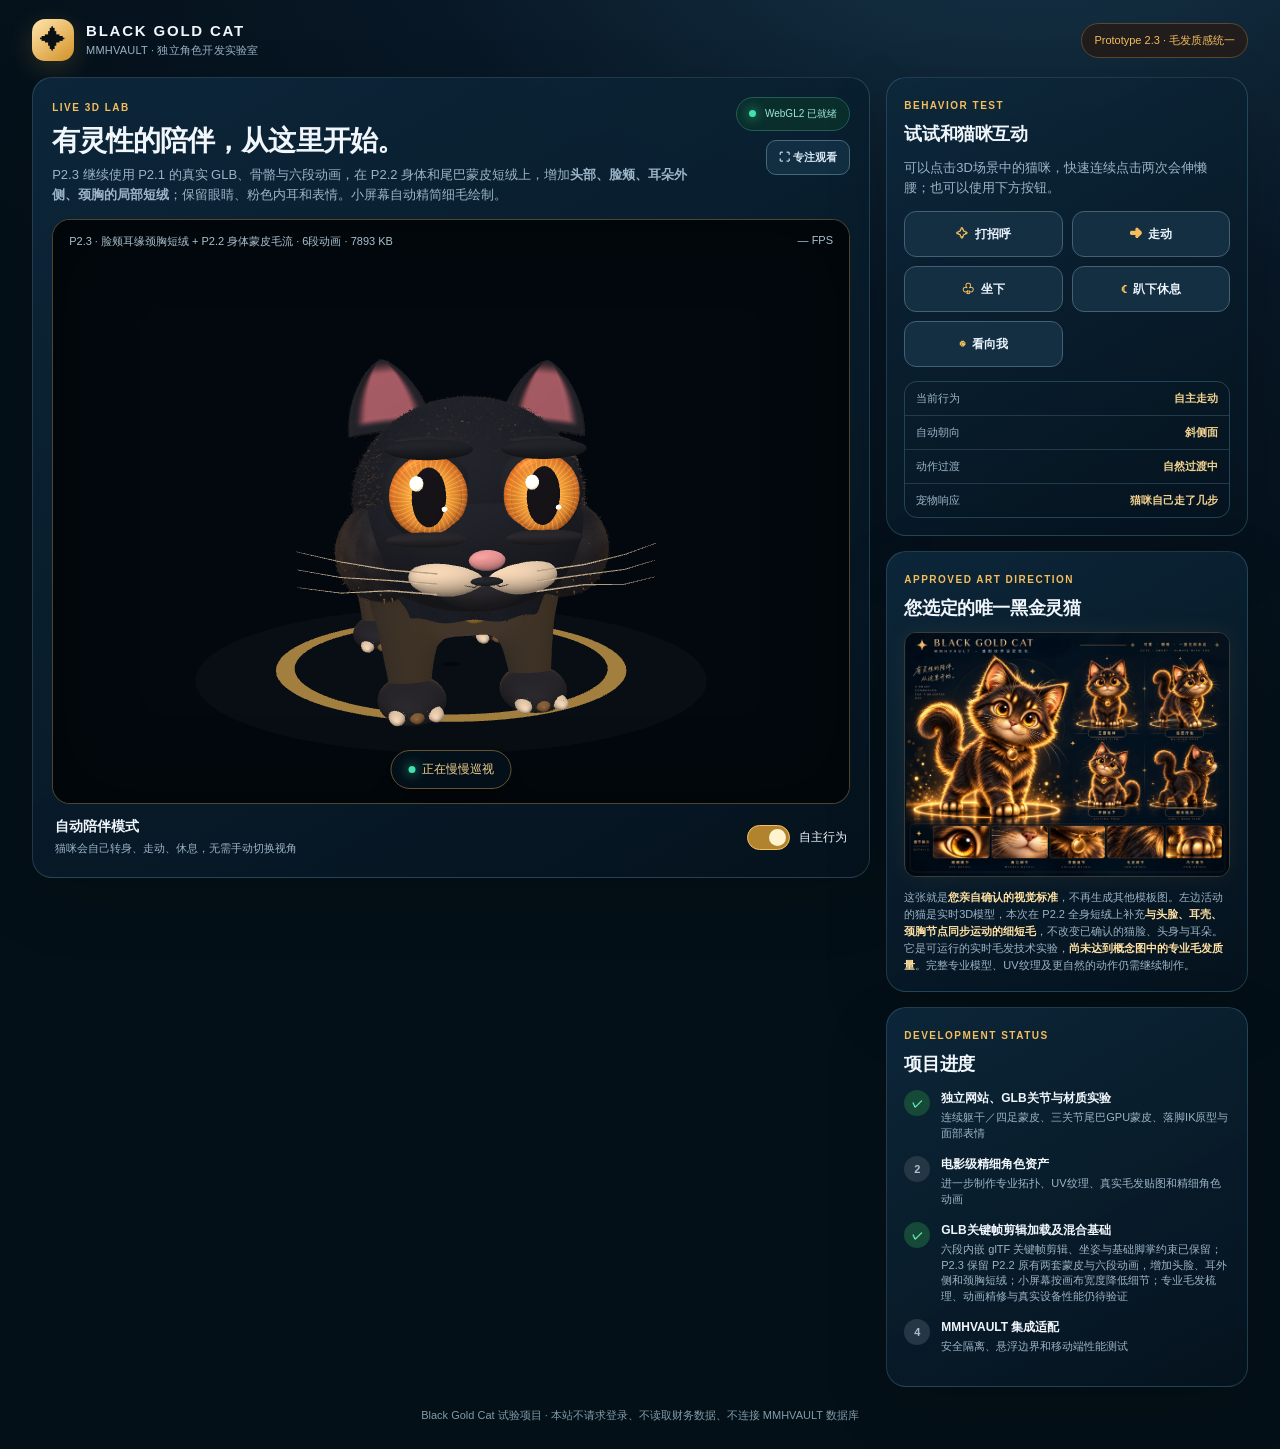
<file: index.html>
<!doctype html>
<html lang="zh-CN">
<head>
  <meta charset="utf-8">
  <meta name="viewport" content="width=device-width,initial-scale=1,viewport-fit=cover">
  <meta name="theme-color" content="#07121d">
  <meta name="description" content="Black Gold Cat | 独立3D猫咪行为实验室。与MMHVAULT主站完全分离。">
  <title>Black Gold Cat P2.3 — 头脸耳缘与全身短绒统一</title>
  <link rel="stylesheet" href="./css/style.css?v=p22">
</head>
<body>
  <main class="app">
    <header class="topbar">
      <div class="brand"><span class="brand-icon" aria-hidden="true">✦</span><div><strong>BLACK GOLD CAT</strong><small>MMHVAULT · 独立角色开发实验室</small></div></div>
      <span class="release">Prototype 2.3 · 毛发质感统一</span>
    </header>
    <section class="main-grid" aria-label="独立猫咪测试场景">
      <div class="stage-card">
        <div class="stage-top">
          <div><span class="eyebrow">LIVE 3D LAB</span><h1>有灵性的陪伴，从这里开始。</h1><p>P2.3 继续使用 P2.1 的真实 GLB、骨骼与六段动画，在 P2.2 身体和尾巴蒙皮短绒上，增加<strong>头部、脸颊、耳朵外侧、颈胸的局部短绒</strong>；保留眼睛、粉色内耳和表情。小屏幕自动精简细毛绘制。</p></div>
          <div class="stage-tools"><span class="tag" id="health" role="status"><span class="status-dot"></span> 引擎初始化中</span><button id="focusBtn" class="focus-btn" type="button" aria-pressed="false" aria-label="切换专注观看模式">⛶ <span id="focusLabel">专注观看</span></button></div>
        </div>
        <div class="viewport-shell">
          <canvas id="catCanvas" aria-label="实时3D黑金猫：P2.3 全身与脸部短绒自动陪伴测试">浏览器需要支持 Canvas 和 WebGL2。</canvas>
          <div class="stage-shine"></div>
          <div class="corner-meta"><span id="assetStatus">载入独立 GLB 模型中…</span><span id="fps">— FPS</span></div>
          <div class="stage-caption" role="status"><span class="live-pulse"></span><span id="stateCaption">正在准备猫咪...</span></div>
          <div class="stage-error" id="error" hidden></div>
        </div>
        <div class="stage-toolbar">
          <div class="toolcopy"><strong>自动陪伴模式</strong><small>猫咪会自己转身、走动、休息，无需手动切换视角</small></div>
          <div class="switch-row"><label class="toggle"><input type="checkbox" id="autoToggle" checked><span></span></label><span>自主行为</span></div>
        </div>
      </div>
      <aside class="sidebar">
        <div class="panel behavior-panel">
          <span class="eyebrow">BEHAVIOR TEST</span>
          <h2>试试和猫咪互动</h2>
          <p class="hint">可以点击3D场景中的猫咪，快速连续点击两次会伸懒腰；也可以使用下方按钮。</p>
          <div class="actions" aria-label="猫咪互动动作">
            <button type="button" id="greetBtn"><span>✧</span> 打招呼</button>
            <button type="button" id="walkBtn"><span>➜</span> 走动</button>
            <button type="button" id="sitBtn"><span>♧</span> 坐下</button>
            <button type="button" id="restBtn"><span>☾</span> 趴下休息</button>
            <button type="button" id="lookBtn"><span>◉</span> 看向我</button>
          </div>
          <div class="status"><div><span>当前行为</span><strong id="stateLabel">初始化中</strong></div><div><span>自动朝向</span><strong id="directionLabel">正面</strong></div><div><span>动作过渡</span><strong id="transitionLabel">初始化中</strong></div><div><span>宠物响应</span><strong id="interactionLabel">等待互动</strong></div></div>
        </div>
        <div class="panel design-panel">
          <span class="eyebrow">APPROVED ART DIRECTION</span><h2>您选定的唯一黑金灵猫</h2>
          <img src="./assets/black-gold-cat-approved-p14.webp" alt="您确认的黑金猫设定图，包含正面、行走、坐姿、侧面与眼睛、鼻子、金色项圈、毛发、爪子细节" loading="lazy">
          <p>这张就是<strong>您亲自确认的视觉标准</strong>，不再生成其他模板图。左边活动的猫是实时3D模型，本次在 P2.2 全身短绒上补充<strong>与头脸、耳壳、颈胸节点同步运动的细短毛</strong>，不改变已确认的猫脸、头身与耳朵。它是可运行的实时毛发技术实验，<strong>尚未达到概念图中的专业毛发质量</strong>。完整专业模型、UV纹理及更自然的动作仍需继续制作。</p>
        </div>
        <div class="panel roadmap-panel"><span class="eyebrow">DEVELOPMENT STATUS</span><h2>项目进度</h2>
          <div class="milestone"><span class="done">✓</span><div><strong>独立网站、GLB关节与材质实验</strong><small>连续躯干／四足蒙皮、三关节尾巴GPU蒙皮、落脚IK原型与面部表情</small></div></div>
          <div class="milestone"><span class="pending">2</span><div><strong>电影级精细角色资产</strong><small>进一步制作专业拓扑、UV纹理、真实毛发贴图和精细角色动画</small></div></div>
          <div class="milestone"><span class="done">✓</span><div><strong>GLB关键帧剪辑加载及混合基础</strong><small>六段内嵌 glTF 关键帧剪辑、坐姿与基础脚掌约束已保留；P2.3 保留 P2.2 原有两套蒙皮与六段动画，增加头脸、耳外侧和颈胸短绒；小屏幕按画布宽度降低细节；专业毛发梳理、动画精修与真实设备性能仍待验证</small></div></div>
          <div class="milestone"><span class="pending">4</span><div><strong>MMHVAULT 集成适配</strong><small>安全隔离、悬浮边界和移动端性能测试</small></div></div>
        </div>
      </aside>
    </section>
    <footer>Black Gold Cat 试验项目 · 本站不请求登录、不读取财务数据、不连接 MMHVAULT 数据库</footer>
  </main>
  <script type="module" src="./js/app.js?v=p23"></script>
</body>
</html>
</file>
<file: css/style.css>
:root {
  color-scheme: dark;
  --bg: #06111b;
  --panel: #0b2030;
  --line: #24445a;
  --muted: #9bb4c7;
  --text: #f0f6fb;
  --gold: #f4be5c;
  --gold-light: #ffe1a2;
  --green: #41e2ac;
  font-family: Inter, -apple-system, BlinkMacSystemFont, "Segoe UI", "PingFang SC", "Microsoft YaHei", sans-serif;
}
* { box-sizing: border-box; }
html { min-width: 0; -webkit-text-size-adjust: 100%; }
html, body { margin: 0; min-height: 100%; }
body {
  overflow-x: clip;
  background: radial-gradient(ellipse 90% 65% at 80% -15%, #193b50 0%, #081726 56%, #041018 100%);
  color: var(--text);
}
button, input { font: inherit; }
button { cursor: pointer; }
button:focus-visible { outline: 2px solid #ffdfa0; outline-offset: 3px; }
.app { width: min(100%, 1600px); margin: auto; padding: 16px clamp(12px,2.5vw,34px) 20px; min-height: 100svh; }
.topbar { display: flex; justify-content: space-between; align-items: center; min-width: 0; gap: 12px; padding: 3px 0 16px; }
.brand { display: flex; align-items: center; min-width: 0; gap: 12px; }
.brand-icon { flex: none; display: grid; place-items: center; width: 42px; height: 42px; border-radius: 13px; color: #0b1014; background: linear-gradient(140deg,#ffe5ac,#d59327); box-shadow: 0 7px 26px #edb6552e; font-size: 26px; }
.brand strong { display: block; font-size: 15px; letter-spacing: .12em; }
.brand small { display: block; color: var(--muted); font-size: 11px; letter-spacing: .02em; margin-top: 4px; overflow-wrap: anywhere; }
.release { flex: none; font-size: 11px; color: var(--gold); border: 1px solid #5b492e; border-radius: 30px; padding: 9px 12px; background: #211d1d; }
.main-grid { display: grid; grid-template-columns: minmax(0, 1.9fr) minmax(290px, .82fr); align-items: start; gap: 16px; }
.stage-card, .panel { min-width: 0; border: 1px solid #6ea7c240; background: linear-gradient(150deg,#0d283ce8,#05131ef7); border-radius: 20px; box-shadow: 0 22px 62px #0003; }
.stage-card { display: flex; flex-direction: column; padding: clamp(13px,1.5vw,22px); gap: 14px; }
.stage-top { display: flex; align-items: start; justify-content: space-between; gap: 12px; }
.stage-top>div:first-child { min-width: 0; }
.eyebrow { color: var(--gold); font-size: 10px; font-weight: 800; letter-spacing: .15em; }
h1 { margin: 9px 0 8px; font-size: clamp(22px,2.15vw,33px); line-height: 1.2; letter-spacing: -.035em; }
h2 { font-size: 18px; margin: 9px 0 12px; letter-spacing: -.02em; }
p { margin: 0; font-size: 13px; line-height: 1.55; color: var(--muted); }
.stage-top p { max-width: 650px; }
.stage-tools { display: flex; align-items: end; flex-direction: column; gap: 9px; flex: none; }
.tag { max-width: 100%; white-space: nowrap; border: 1px solid #255b58; border-radius: 50px; background: #092e2b; color: #9ce9d5; padding: 9px 12px; font-size: 10px; }
.status-dot, .live-pulse { display: inline-block; width: 7px; height: 7px; border-radius: 50%; background: var(--green); box-shadow: 0 0 12px var(--green); margin-right: 6px; }
.focus-btn { white-space: nowrap; color: #d8e8f5; background: #122e42; border: 1px solid #46687b; border-radius: 10px; padding: 8px 12px; font-size: 11px; font-weight: 700; min-height: 35px; }
.focus-btn:hover { background: #1a4155; border-color: var(--gold); }
.viewport-shell {
  isolation: isolate;
  position: relative;
  height: clamp(355px, calc(100svh - 315px), 690px);
  min-width: 0;
  border: 1px solid #b38b426b;
  border-radius: 18px;
  background: radial-gradient(ellipse at 54% 47%,#1d3645 0%,#0a1825 55%,#06111c 100%);
  overflow: hidden;
}
#catCanvas { display: block; position: absolute; inset: 0; width: 100%; height: 100%; touch-action: pan-y; }
.stage-shine { pointer-events: none; position: absolute; inset: 0; box-shadow: inset 0 0 85px #0005; }
.corner-meta { pointer-events: none; position: absolute; top: 14px; left: 16px; right: 16px; display: flex; gap: 8px; justify-content: space-between; color: #aac1d0; font-size: 11px; }
.stage-caption { pointer-events: none; position: absolute; left: 50%; bottom: 14px; width: max-content; max-width: calc(100% - 24px); transform: translateX(-50%); color: #f4d08f; text-align: center; overflow-wrap: anywhere; background: #04121cdb; border: 1px solid #685331; border-radius: 60px; padding: 10px 17px; font-size: 12px; box-shadow: 0 8px 28px #0005; }
.stage-error { position: absolute; inset: 0; display: grid; place-content: center; background: #06121df5; text-align: center; gap: 12px; padding: 24px; line-height: 1.5; color: #ffdca0; }
.stage-error[hidden] { display: none; }
.stage-toolbar { display: flex; align-items: center; justify-content: space-between; gap: 14px; padding: 0 3px; }
.toolcopy { min-width: 0; }
.toolcopy strong { display: block; font-size: 14px; }
.toolcopy small { display: block; color: var(--muted); font-size: 11px; line-height: 1.45; margin-top: 5px; }
.switch-row { display: flex; align-items: center; white-space: nowrap; gap: 9px; font-size: 12px; }
.toggle { position: relative; display: inline-block; flex: none; }
.toggle input { position: absolute; opacity: 0; width: 1px; height: 1px; }
.toggle span { display: block; position: relative; width: 43px; height: 25px; background: #2b4758; border: 1px solid #52748c; border-radius: 25px; transition: .2s; }
.toggle span:after { content: ""; position: absolute; top: 3px; left: 4px; width: 17px; height: 17px; background: #c9d9df; border-radius: 50%; transition: .2s; }
.toggle input:checked+span { background: #b2832f; border-color: #f7c05b; }
.toggle input:checked+span:after { transform: translateX(17px); background: #fff4cd; }
.toggle input:focus-visible+span { outline: 2px solid white; outline-offset: 3px; }
.sidebar { display: flex; flex-direction: column; gap: 15px; min-width: 0; }
.panel { padding: 17px; }
.hint { margin-bottom: 13px; }
.actions { display: grid; grid-template-columns: repeat(2,minmax(0,1fr)); gap: 9px; }
.actions button { border-radius: 12px; min-height: 46px; min-width: 0; border: 1px solid #456073; background: #142e42; color: #eaf5fd; font-size: 12px; font-weight: 700; transition: .18s; }
.actions button span { color: var(--gold); padding-right: 3px; }
.actions button:hover { border-color: var(--gold); background: #203d4e; transform: translateY(-1px); }
.actions button:active { transform: translateY(1px); }
.status { overflow: hidden; margin-top: 14px; border: 1px solid #234458; border-radius: 13px; }
.status div { display: flex; align-items: center; justify-content: space-between; gap: 8px; border-bottom: 1px solid #213b4d; padding: 9px 11px; font-size: 11px; }
.status div:last-child { border: 0; }
.status span { color: var(--muted); }
.status strong { color: #f4d48f; text-align: right; overflow-wrap: anywhere; }
.design-panel img { width: 100%; aspect-ratio: 4/3; object-fit: contain; object-position: center; border-radius: 12px; border: 1px solid #3a3c37; display: block; margin: 12px 0; }
.design-panel p { font-size: 11px; }
.design-panel p strong { color: var(--gold-light); }
code { color: #d6bf84; }
.milestone { display: flex; align-items: start; gap: 11px; margin: 14px 0; }
.milestone>span { flex: none; display: grid; place-items: center; width: 26px; height: 26px; border-radius: 50%; font-size: 11px; font-weight: 700; }
.milestone .done { background: #164938; color: #6df7bd; }
.milestone .pending { background: #253745; color: #aac1d1; }
.milestone strong { display: block; font-size: 12px; }
.milestone small { display: block; margin-top: 3px; color: var(--muted); font-size: 11px; line-height: 1.45; }
footer { padding: 20px 8px 5px; text-align: center; font-size: 11px; line-height: 1.5; color: #829bab; }
/* Desktop low-height browser windows */
@media (min-width: 1101px) and (max-height: 750px) {
  .viewport-shell { height: max(320px,calc(100svh - 265px)); }
  .stage-top p { font-size: 12px; }
}
/* Tablet: stage stays full-width; controls appear directly beneath it */
@media (max-width: 1100px) {
  .main-grid { grid-template-columns: minmax(0,1fr); }
  .sidebar { display: grid; grid-template-columns: repeat(2,minmax(0,1fr)); align-items: start; }
  .behavior-panel { grid-column: 1/-1; }
  .actions { grid-template-columns: repeat(4,minmax(0,1fr)); }
  .roadmap-panel { grid-column: 1/-1; }
  .viewport-shell { height: clamp(380px,56svh,640px); }
}
/* Phones: no horizontal scroll, cat scene first, interaction buttons directly after */
@media (max-width: 650px) {
  .app { padding: max(9px,env(safe-area-inset-top)) max(10px,env(safe-area-inset-right)) max(14px,env(safe-area-inset-bottom)) max(10px,env(safe-area-inset-left)); }
  .topbar { padding: 4px 2px 10px; }
  .brand { gap: 10px; }
  .brand-icon { width: 35px; height: 35px; border-radius: 10px; font-size: 22px; }
  .brand strong { font-size: 13px; letter-spacing: .1em; }
  .brand small { font-size: 10px; }
  .release { display: none; }
  .main-grid, .sidebar { display: flex; flex-direction: column; gap: 11px; }
  .stage-card { width: 100%; padding: 12px; gap: 10px; border-radius: 16px; }
  .stage-top { gap: 9px; }
  .stage-top h1 { font-size: clamp(19px,5.4vw,24px); margin: 5px 0 6px; }
  .stage-top p { font-size: 11px; line-height: 1.42; }
  .stage-tools { gap: 6px; }
  .tag { display: none; }
  .focus-btn { padding: 6px 9px; min-height: 32px; font-size: 11px; }
  .viewport-shell { height: clamp(325px,53svh,520px); border-radius: 13px; }
  .stage-caption { bottom: 9px; padding: 8px 11px; font-size: 11px; }
  .corner-meta { font-size: 10px; top: 11px; left: 10px; right: 10px; }
  .stage-toolbar { gap: 7px; }
  .toolcopy strong { font-size: 12px; }
  .toolcopy small { font-size: 10px; max-width: 230px; }
  .switch-row { font-size: 11px; gap: 6px; }
  .actions { grid-template-columns: repeat(2,minmax(0,1fr)); }
  .panel { width: 100%; padding: 14px; border-radius: 15px; }
  .panel h2 { font-size: 16px; margin: 7px 0 9px; }
  footer { font-size: 10px; }
}
@media (max-width: 390px) {
  .stage-top { flex-wrap: wrap; }
  .stage-tools { flex-direction: row; width: 100%; }
  .focus-btn { margin-left: auto; }
  .stage-top p { font-size: 10.5px; }
  .viewport-shell { height: clamp(310px,52svh,485px); }
  .toolcopy small { max-width: 190px; }
}
@media (max-height: 520px) and (orientation: landscape) {
  .viewport-shell { height: max(240px,65svh); }
  .stage-top p { display: none; }
  .stage-top h1 { margin: 4px 0; font-size: 20px; }
}
/* Browser-safe focus mode, including iOS browsers without Fullscreen API support */
body.cat-focus { overflow: hidden; }
.cat-focus .stage-card {
  position: fixed; z-index: 100; inset: 0; inset: 0 0 0 0;
  width: 100%; height: 100vh; height: 100dvh;
  padding: max(12px,env(safe-area-inset-top)) max(12px,env(safe-area-inset-right)) max(12px,env(safe-area-inset-bottom)) max(12px,env(safe-area-inset-left));
  border-radius: 0; gap: 10px; background: #06111b;
}
.cat-focus .stage-card .stage-top { flex: none; }
.cat-focus .stage-card .stage-top p { display: none; }
.cat-focus .stage-card .stage-top h1 { font-size: clamp(17px,3.4vw,25px); }
.cat-focus .stage-card .viewport-shell { flex: 1; min-height: 0; height: auto; }
.cat-focus .stage-card .stage-toolbar { flex: none; padding-bottom: 2px; }
@media (prefers-reduced-motion: reduce) {
  .actions button, .focus-btn, .toggle span, .toggle span:after { transition: none; }
  .actions button:hover { transform: none; }
}

/* P1.4: keep the full approved multi-view concept visible without crop. */
.design-panel img { background: #03131e; box-shadow: 0 0 25px #e6b25c13; }

/* Release marker p14 */
</file>
